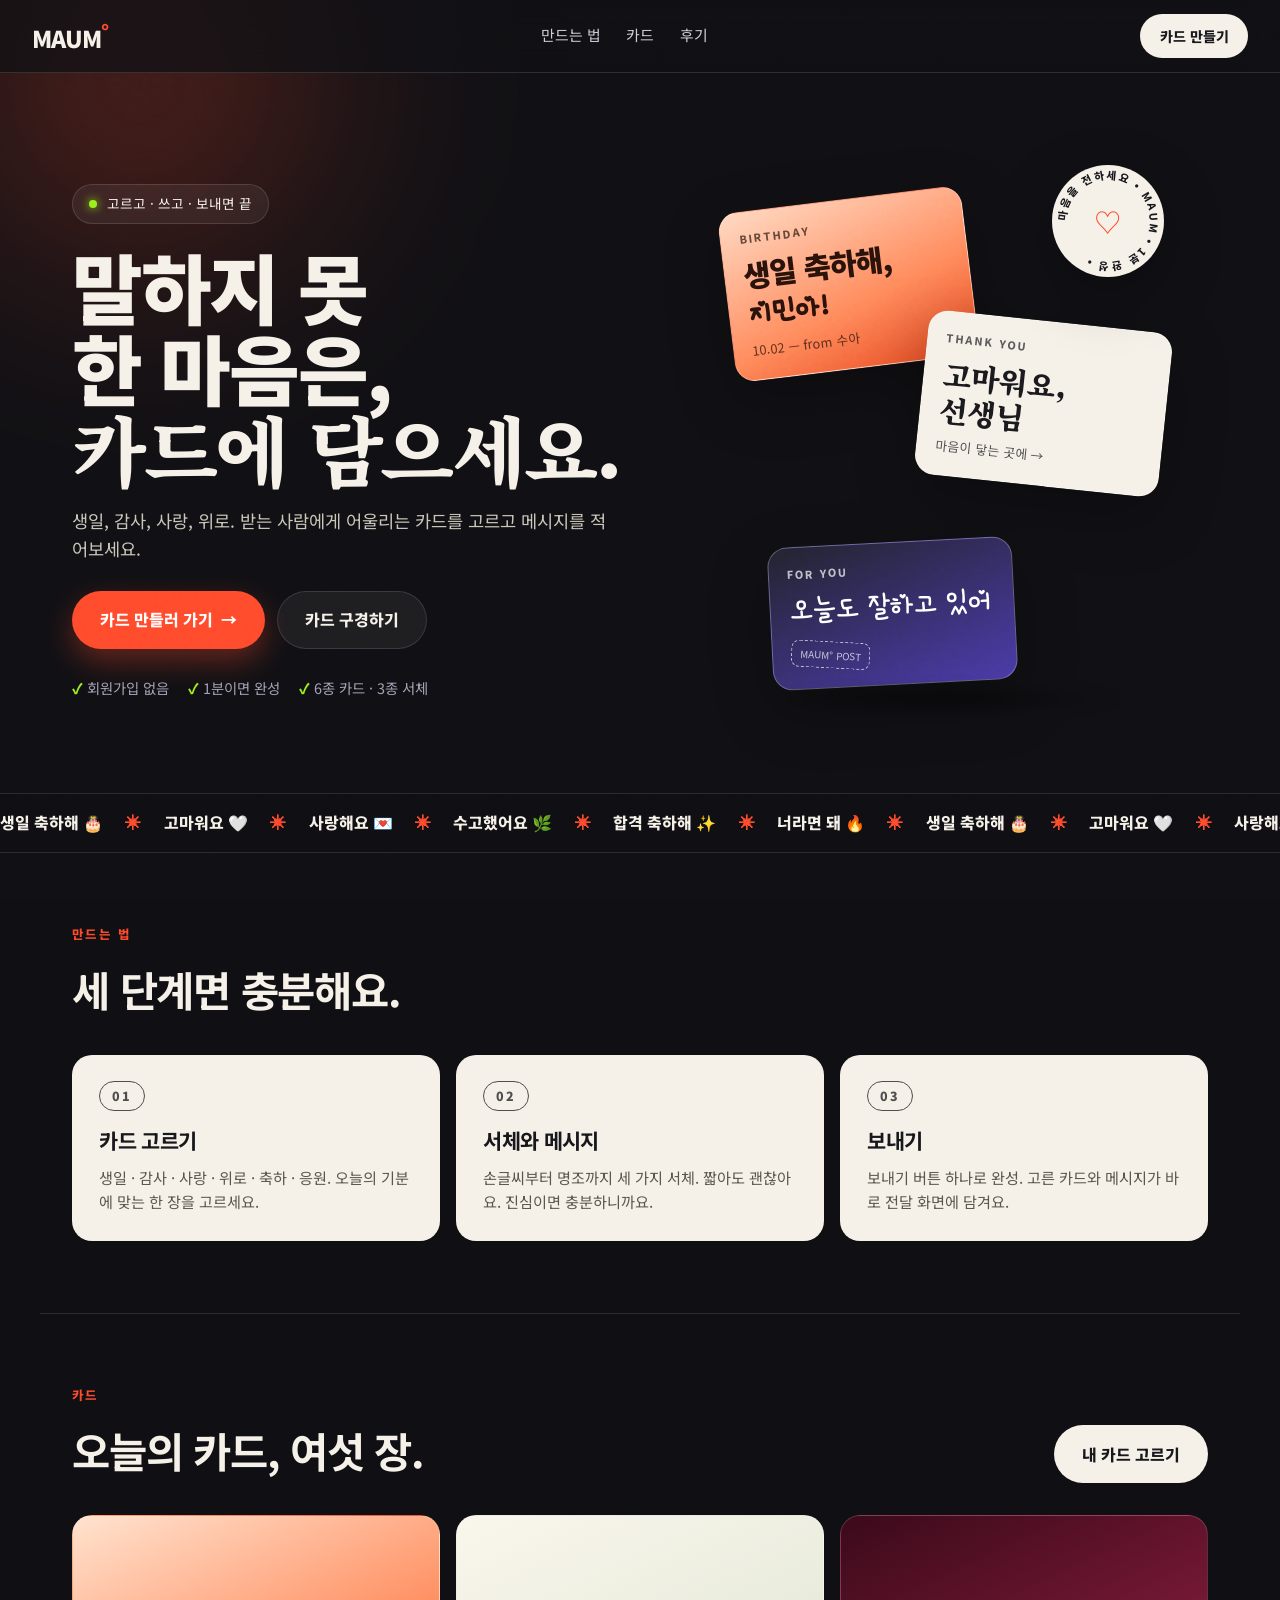
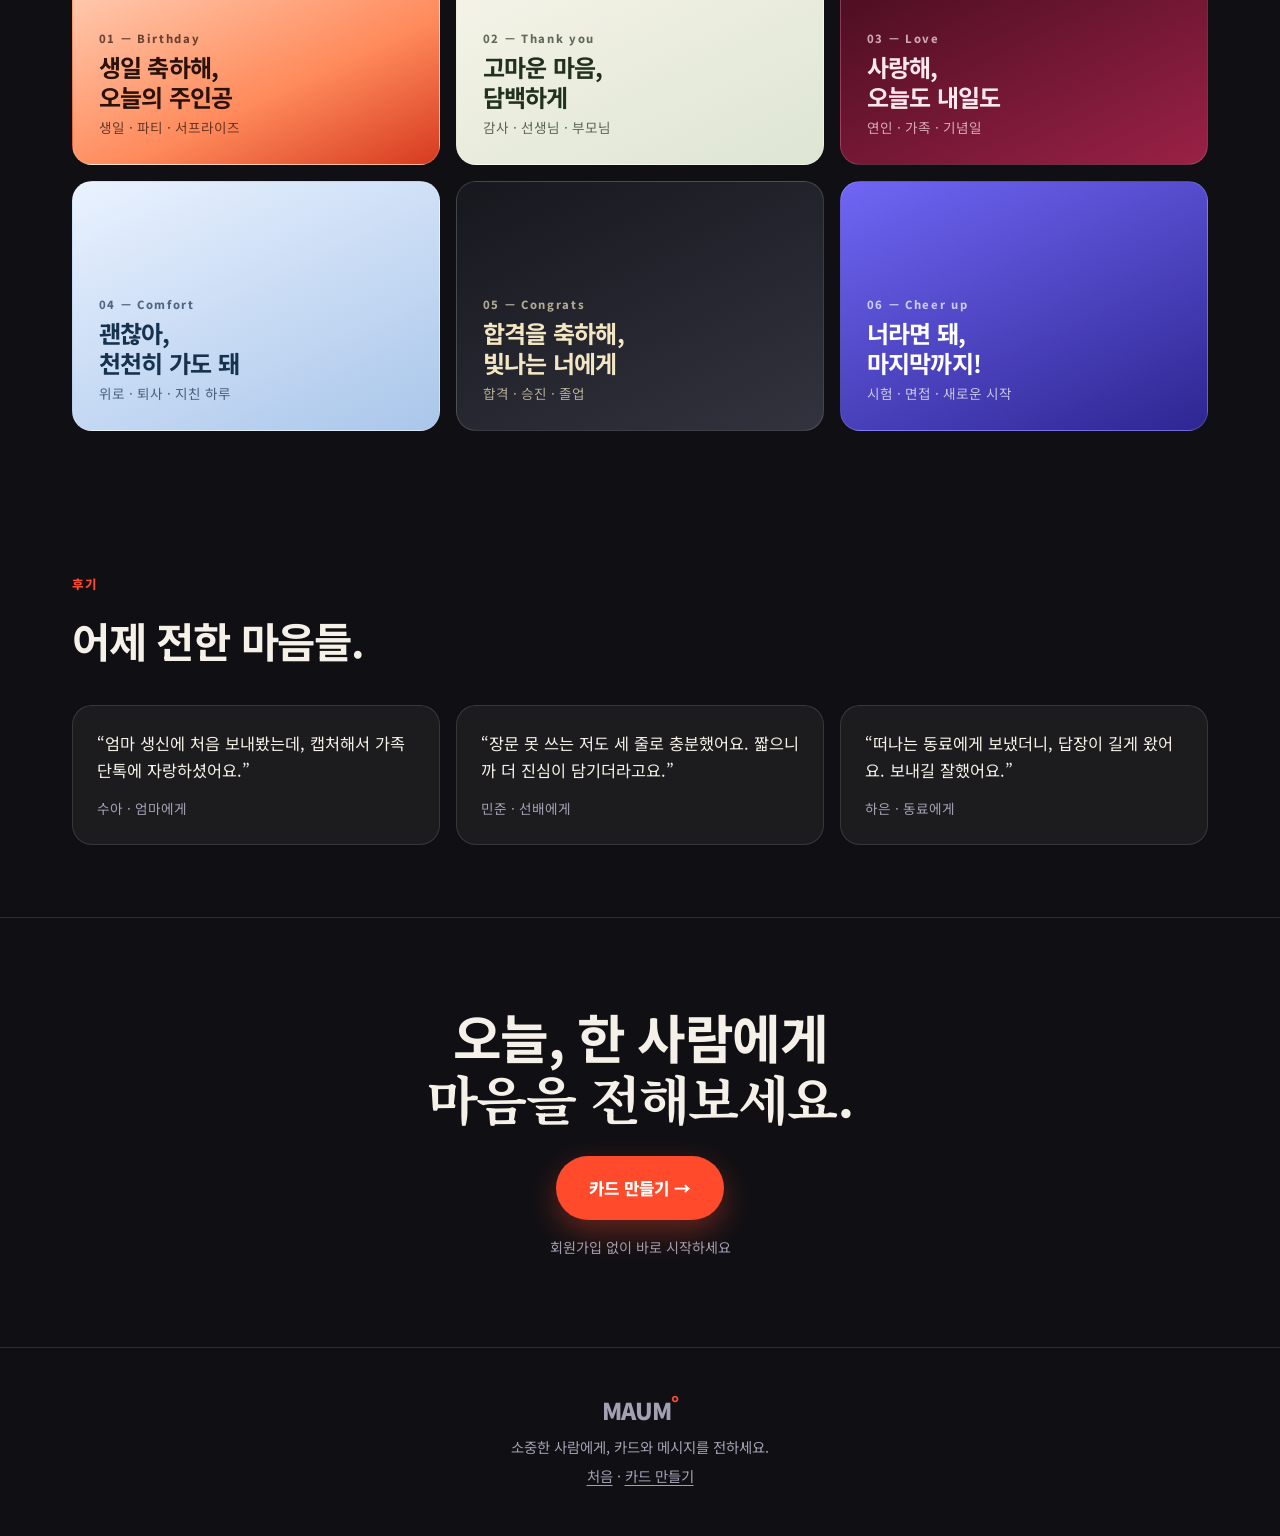
<file: index.html>
<!DOCTYPE html>
<html lang="ko">

<head>
    <meta charset="UTF-8">
    <meta name="viewport" content="width=device-width, initial-scale=1.0">
    <title>MAUM — 마음을, 카드에 담다</title>
    <meta name="description" content="소중한 사람에게 카드와 메시지를 전하세요">
    <link rel="stylesheet" href="style.css?v=20261002c">
</head>

<body class="page-intro">
    <a class="skip" href="#main">본문 바로가기</a>
    <div class="grain" aria-hidden="true"></div>
    <div class="glow" aria-hidden="true"></div>

    <header class="nav">
        <a class="logo" href="index.html">MAUM<sup>°</sup></a>
        <nav class="nav-links" aria-label="메뉴">
            <a href="#how">만드는 법</a>
            <a href="#collection">카드</a>
            <a href="#voices">후기</a>
        </nav>
        <a class="btn btn-light btn-sm" href="create.html">카드 만들기</a>
    </header>

    <main id="main">
        <section class="hero">
            <div class="hero-text">
                <p class="badge"><span class="dot" aria-hidden="true"></span>고르고 · 쓰고 · 보내면 끝</p>
                <h1 class="hero-title">
                    말하지 못한 마음은,<br>
                    <span class="serif">카드에 담으세요.</span>
                </h1>
                <p class="hero-sub">생일, 감사, 사랑, 위로. 받는 사람에게 어울리는 카드를 고르고 메시지를 적어보세요.</p>
                <div class="hero-actions">
                    <a class="btn btn-coral" href="create.html">카드 만들러 가기 <span aria-hidden="true">→</span></a>
                    <a class="btn btn-ghost" href="#collection">카드 구경하기</a>
                </div>
                <ul class="tick-row">
                    <li>회원가입 없음</li>
                    <li>1분이면 완성</li>
                    <li>6종 카드 · 3종 서체</li>
                </ul>
            </div>

            <div class="hero-visual" aria-hidden="true">
                <div class="float-wrap">
                    <article class="mini-card mc-1">
                        <p class="mc-tag">BIRTHDAY</p>
                        <p class="mc-big">생일 축하해,<br><em>지민아!</em></p>
                        <p class="mc-foot">10.02 — from 수아</p>
                    </article>
                    <article class="mini-card mc-2">
                        <p class="mc-tag">THANK YOU</p>
                        <p class="mc-big serif">고마워요,<br>선생님</p>
                        <p class="mc-foot">마음이 닿는 곳에 →</p>
                    </article>
                    <article class="mini-card mc-3">
                        <p class="mc-tag">FOR YOU</p>
                        <p class="mc-big hand">오늘도 잘하고 있어</p>
                        <p class="mc-stamp">MAUM° POST</p>
                    </article>
                    <div class="orbit-badge" aria-hidden="true">
                        <svg viewBox="0 0 120 120">
                            <defs>
                                <path id="orbit-circle" d="M60,60 m-45,0 a45,45 0 1,1 90,0 a45,45 0 1,1 -90,0" />
                            </defs>
                            <text>
                                <textPath href="#orbit-circle">마음을 전하세요 • MAUM • 1분 완성 • </textPath>
                            </text>
                        </svg>
                        <span class="orbit-heart">♡</span>
                    </div>
                </div>
            </div>
        </section>

        <div class="marquee" aria-hidden="true">
            <div class="marquee-track">
                <span>생일 축하해 🎂</span><i>✳</i><span>고마워요 🤍</span><i>✳</i><span>사랑해요 💌</span><i>✳</i><span>수고했어요
                    🌿</span><i>✳</i><span>합격 축하해 ✨</span><i>✳</i><span>너라면 돼 🔥</span><i>✳</i>
                <span>생일 축하해 🎂</span><i>✳</i><span>고마워요 🤍</span><i>✳</i><span>사랑해요 💌</span><i>✳</i><span>수고했어요
                    🌿</span><i>✳</i><span>합격 축하해 ✨</span><i>✳</i><span>너라면 돼 🔥</span><i>✳</i>
            </div>
        </div>

        <section id="how" class="section">
            <p class="sec-kicker">만드는 법</p>
            <h2>세 단계면 충분해요.</h2>
            <ol class="how-grid">
                <li class="how-card">
                    <span class="how-num">01</span>
                    <h3>카드 고르기</h3>
                    <p>생일 · 감사 · 사랑 · 위로 · 축하 · 응원. 오늘의 기분에 맞는 한 장을 고르세요.</p>
                </li>
                <li class="how-card">
                    <span class="how-num">02</span>
                    <h3>서체와 메시지</h3>
                    <p>손글씨부터 명조까지 세 가지 서체. 짧아도 괜찮아요. 진심이면 충분하니까요.</p>
                </li>
                <li class="how-card">
                    <span class="how-num">03</span>
                    <h3>보내기</h3>
                    <p>보내기 버튼 하나로 완성. 고른 카드와 메시지가 바로 전달 화면에 담겨요.</p>
                </li>
            </ol>
        </section>

        <section id="collection" class="section collection">
            <div class="split">
                <div>
                    <p class="sec-kicker">카드</p>
                    <h2>오늘의 카드, 여섯 장.</h2>
                </div>
                <a class="btn btn-light" href="create.html">내 카드 고르기</a>
            </div>
            <div class="coll-grid">
                <a class="coll-card c-birthday" href="create.html">
                    <p class="c-tag">01 — Birthday</p>
                    <h3>생일 축하해,<br>오늘의 주인공</h3>
                    <p class="c-sub">생일 · 파티 · 서프라이즈</p>
                </a>
                <a class="coll-card c-thanks" href="create.html">
                    <p class="c-tag">02 — Thank you</p>
                    <h3>고마운 마음,<br>담백하게</h3>
                    <p class="c-sub">감사 · 선생님 · 부모님</p>
                </a>
                <a class="coll-card c-love" href="create.html">
                    <p class="c-tag">03 — Love</p>
                    <h3>사랑해,<br>오늘도 내일도</h3>
                    <p class="c-sub">연인 · 가족 · 기념일</p>
                </a>
                <a class="coll-card c-comfort" href="create.html">
                    <p class="c-tag">04 — Comfort</p>
                    <h3>괜찮아,<br>천천히 가도 돼</h3>
                    <p class="c-sub">위로 · 퇴사 · 지친 하루</p>
                </a>
                <a class="coll-card c-congrats" href="create.html">
                    <p class="c-tag">05 — Congrats</p>
                    <h3>합격을 축하해,<br>빛나는 너에게</h3>
                    <p class="c-sub">합격 · 승진 · 졸업</p>
                </a>
                <a class="coll-card c-cheer" href="create.html">
                    <p class="c-tag">06 — Cheer up</p>
                    <h3>너라면 돼,<br>마지막까지!</h3>
                    <p class="c-sub">시험 · 면접 · 새로운 시작</p>
                </a>
            </div>
        </section>

        <section id="voices" class="section">
            <p class="sec-kicker">후기</p>
            <h2>어제 전한 마음들.</h2>
            <div class="voices-grid">
                <figure class="voice">
                    <blockquote>“엄마 생신에 처음 보내봤는데, 캡처해서 가족 단톡에 자랑하셨어요.”</blockquote>
                    <figcaption>수아 · 엄마에게</figcaption>
                </figure>
                <figure class="voice">
                    <blockquote>“장문 못 쓰는 저도 세 줄로 충분했어요. 짧으니까 더 진심이 담기더라고요.”</blockquote>
                    <figcaption>민준 · 선배에게</figcaption>
                </figure>
                <figure class="voice">
                    <blockquote>“떠나는 동료에게 보냈더니, 답장이 길게 왔어요. 보내길 잘했어요.”</blockquote>
                    <figcaption>하은 · 동료에게</figcaption>
                </figure>
            </div>
        </section>

        <section class="cta">
            <h2>오늘, 한 사람에게<br><span class="serif">마음을 전해보세요.</span></h2>
            <a class="btn btn-coral btn-lg" href="create.html">카드 만들기 →</a>
            <p class="cta-small">회원가입 없이 바로 시작하세요</p>
        </section>
    </main>

    <footer class="footer">
        <p class="logo">MAUM<sup>°</sup></p>
        <p>소중한 사람에게, 카드와 메시지를 전하세요.</p>
        <p class="foot-nav"><a href="index.html">처음</a> · <a href="create.html">카드 만들기</a></p>
    </footer>

</body>

</html>
</file>
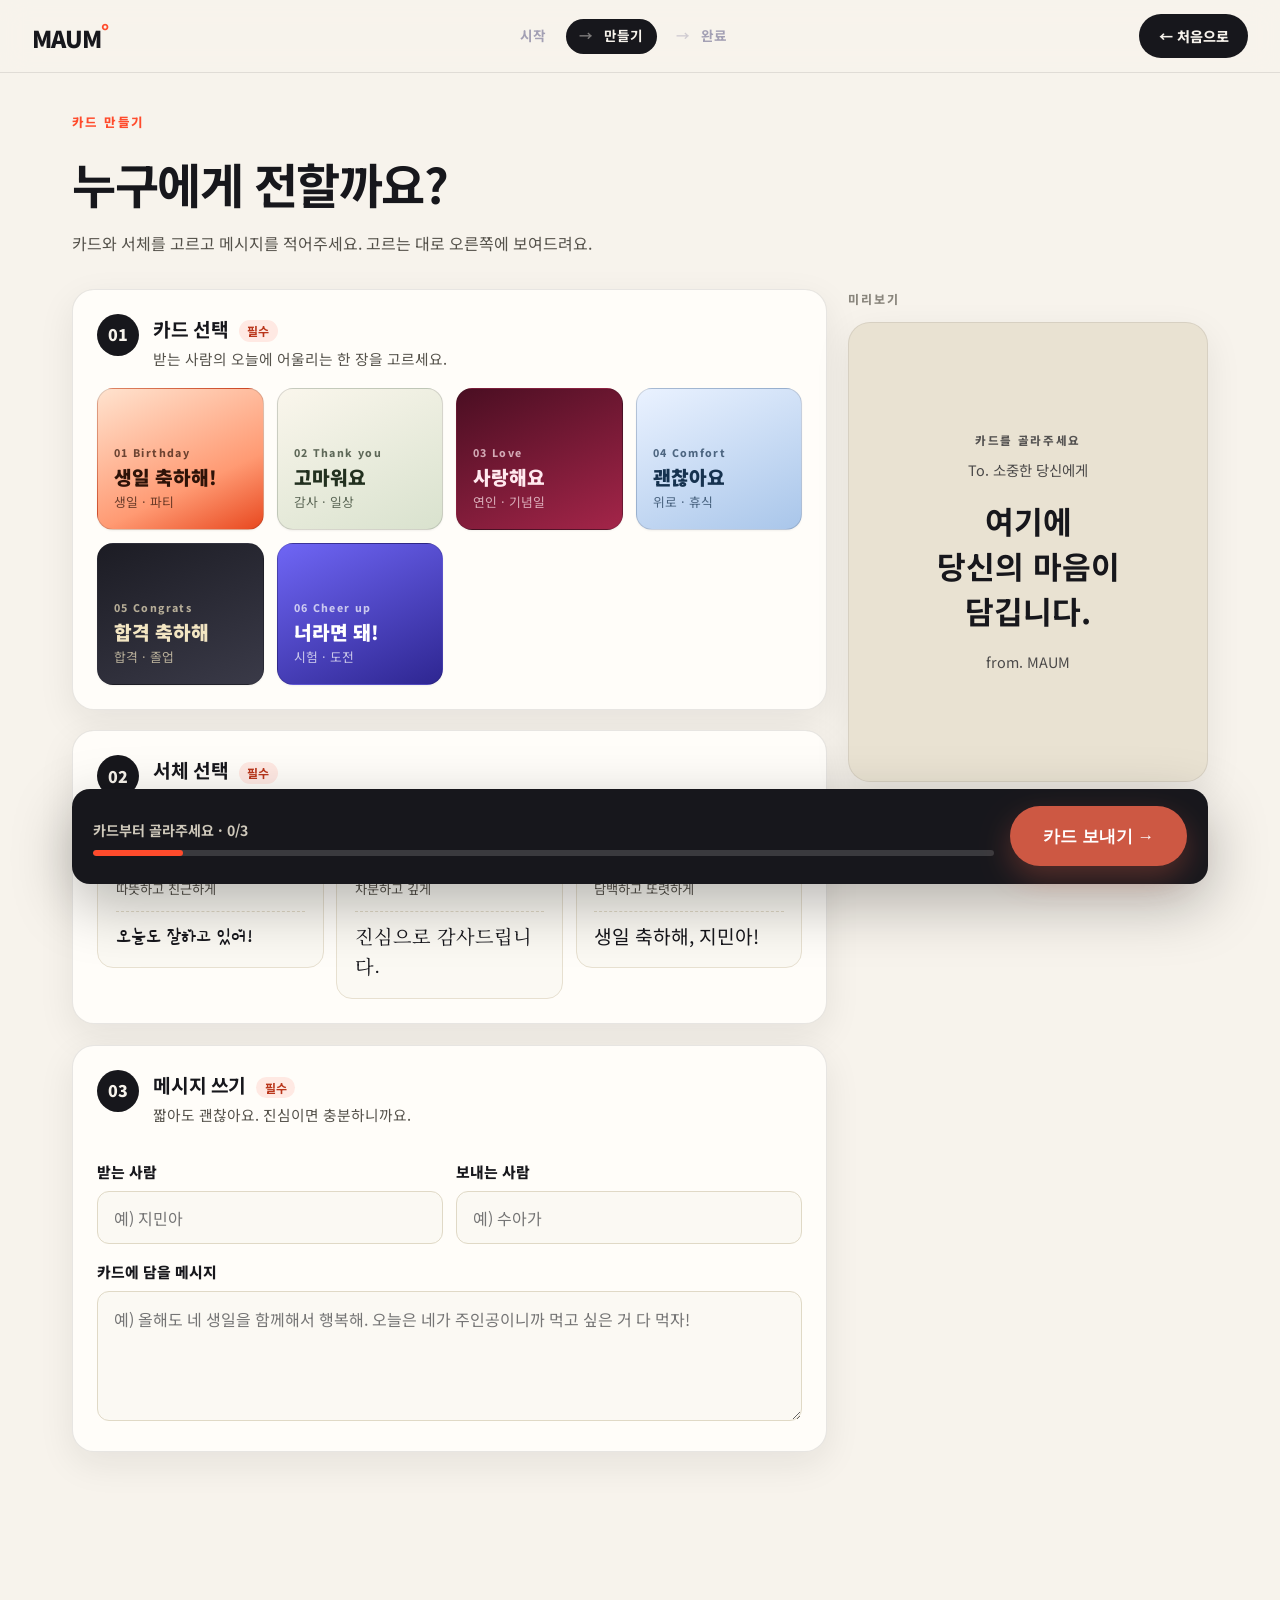
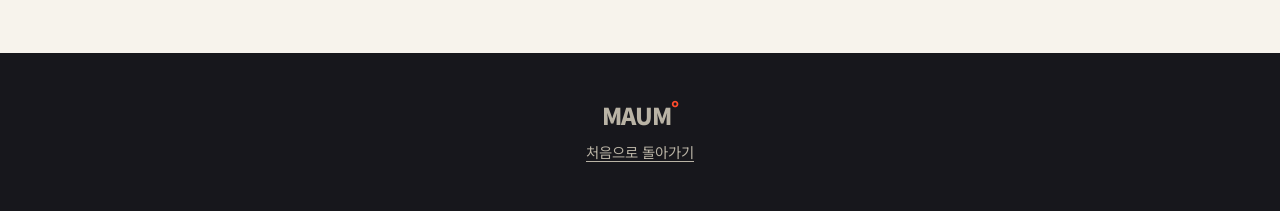
<file: create.html>
<!DOCTYPE html>
<html lang="ko">

<head>
  <meta charset="UTF-8">
  <meta name="viewport" content="width=device-width, initial-scale=1.0">
  <title>MAUM — 카드 만들기</title>
  <meta name="description" content="카드와 서체를 고르고 메시지를 적어보세요">
  <link rel="stylesheet" href="style.css?v=20261002c">
</head>

<body class="page-create">
  <a class="skip" href="#main">본문 바로가기</a>

  <header class="nav nav-light">
    <a class="logo" href="index.html">MAUM<sup>°</sup></a>
    <ol class="steps" aria-label="진행 단계">
      <li><a href="index.html">시작</a></li>
      <li class="now" aria-current="step">만들기</li>
      <li>완료</li>
    </ol>
    <a class="btn btn-dark btn-sm" href="index.html">← 처음으로</a>
  </header>

  <main id="main" class="create-wrap">
    <p class="sec-kicker">카드 만들기</p>
    <h1>누구에게 전할까요?</h1>
    <p class="create-sub">카드와 서체를 고르고 메시지를 적어주세요. 고르는 대로 오른쪽에 보여드려요.</p>

    <form class="create-grid" action="success.html" method="get">
      <div class="editor">

        <fieldset class="panel">
          <legend class="sr-only">카드 선택. 필수 항목입니다.</legend>
          <div class="panel-head" aria-hidden="true">
            <span class="panel-num">01</span>
            <span class="panel-text"><strong>카드 선택 <em>필수</em></strong><span>받는 사람의 오늘에 어울리는 한 장을 고르세요.</span></span>
          </div>
          <div class="card-options">
            <div class="opt">
              <input type="radio" id="card-1" name="card" value="birthday" required>
              <label for="card-1" class="pick pick-birthday"><span class="pick-tag">01 Birthday</span><span
                  class="pick-big">생일 축하해!</span><span class="pick-sub">생일 · 파티</span><span class="pick-check"
                  aria-hidden="true">✓</span></label>
            </div>
            <div class="opt">
              <input type="radio" id="card-2" name="card" value="thanks">
              <label for="card-2" class="pick pick-thanks"><span class="pick-tag">02 Thank you</span><span
                  class="pick-big">고마워요</span><span class="pick-sub">감사 · 일상</span><span class="pick-check"
                  aria-hidden="true">✓</span></label>
            </div>
            <div class="opt">
              <input type="radio" id="card-3" name="card" value="love">
              <label for="card-3" class="pick pick-love"><span class="pick-tag">03 Love</span><span
                  class="pick-big">사랑해요</span><span class="pick-sub">연인 · 기념일</span><span class="pick-check"
                  aria-hidden="true">✓</span></label>
            </div>
            <div class="opt">
              <input type="radio" id="card-4" name="card" value="comfort">
              <label for="card-4" class="pick pick-comfort"><span class="pick-tag">04 Comfort</span><span
                  class="pick-big">괜찮아요</span><span class="pick-sub">위로 · 휴식</span><span class="pick-check"
                  aria-hidden="true">✓</span></label>
            </div>
            <div class="opt">
              <input type="radio" id="card-5" name="card" value="congrats">
              <label for="card-5" class="pick pick-congrats"><span class="pick-tag">05 Congrats</span><span
                  class="pick-big">합격 축하해</span><span class="pick-sub">합격 · 졸업</span><span class="pick-check"
                  aria-hidden="true">✓</span></label>
            </div>
            <div class="opt">
              <input type="radio" id="card-6" name="card" value="cheer">
              <label for="card-6" class="pick pick-cheer"><span class="pick-tag">06 Cheer up</span><span
                  class="pick-big">너라면 돼!</span><span class="pick-sub">시험 · 도전</span><span class="pick-check"
                  aria-hidden="true">✓</span></label>
            </div>
          </div>
        </fieldset>

        <fieldset class="panel">
          <legend class="sr-only">서체 선택. 필수 항목입니다.</legend>
          <div class="panel-head" aria-hidden="true">
            <span class="panel-num">02</span>
            <span class="panel-text"><strong>서체 선택 <em>필수</em></strong><span>글씨체가 마음의 온도를 바꿔요.</span></span>
          </div>
          <div class="font-options">
            <div class="opt">
              <input type="radio" id="font-1" name="font" value="hand" required>
              <label for="font-1" class="fpick"><span class="fpick-name hand">손글씨 <i>Aa</i></span><span
                  class="fpick-desc">따뜻하고 친근하게</span><span class="fpick-ex hand">오늘도 잘하고 있어!</span></label>
            </div>
            <div class="opt">
              <input type="radio" id="font-2" name="font" value="serif">
              <label for="font-2" class="fpick"><span class="fpick-name serif">명조 <i>Aa</i></span><span
                  class="fpick-desc">차분하고 깊게</span><span class="fpick-ex serif">진심으로 감사드립니다.</span></label>
            </div>
            <div class="opt">
              <input type="radio" id="font-3" name="font" value="sans">
              <label for="font-3" class="fpick"><span class="fpick-name">고딕 <i>Aa</i></span><span
                  class="fpick-desc">담백하고 또렷하게</span><span class="fpick-ex">생일 축하해, 지민아!</span></label>
            </div>
          </div>
        </fieldset>

        <section class="panel" aria-labelledby="t-msg">
          <div class="panel-head">
            <span class="panel-num" aria-hidden="true">03</span>
            <div class="panel-text">
              <h2 id="t-msg">메시지 쓰기 <em>필수</em></h2>
              <p>짧아도 괜찮아요. 진심이면 충분하니까요.</p>
            </div>
          </div>
          <div class="field-row">
            <label class="field">받는 사람<input type="text" name="to" placeholder="예) 지민아" maxlength="20"
                autocomplete="off" enterkeyhint="next" required></label>
            <label class="field">보내는 사람<input type="text" name="from" placeholder="예) 수아가" maxlength="20"
                autocomplete="off" enterkeyhint="next" required></label>
          </div>
          <label class="field">카드에 담을 메시지
            <textarea name="message" placeholder="예) 올해도 네 생일을 함께해서 행복해. 오늘은 네가 주인공이니까 먹고 싶은 거 다 먹자!" required
              minlength="2" maxlength="300" rows="5"></textarea>
          </label>
        </section>

      </div>

      <aside class="preview" aria-label="미리보기">
        <div class="preview-sticky">
          <p class="preview-kicker">미리보기</p>
          <div class="preview-card">
            <p class="pv-tag" aria-hidden="true"></p>
            <p class="pv-to">To. 소중한 당신에게</p>
            <p class="pv-msg">여기에<br>당신의 마음이<br>담깁니다.</p>
            <p class="pv-from">from. MAUM</p>
          </div>
          <ul class="preview-tips">
            <li>카드를 고르면 배경이 바뀌어요</li>
            <li>서체를 고르면 글씨가 바뀌어요</li>
          </ul>
        </div>
      </aside>

      <div class="send-bar">
        <div class="progress" aria-hidden="true">
          <p class="progress-label"></p>
          <div class="progress-track"><span class="progress-fill"></span></div>
        </div>
        <button class="btn btn-coral btn-lg send-btn" type="submit">카드 보내기 →</button>
      </div>
    </form>
  </main>

  <footer class="footer light">
    <p class="logo">MAUM<sup>°</sup></p>
    <p><a href="index.html">처음으로 돌아가기</a></p>
  </footer>

</body>

</html>
</file>
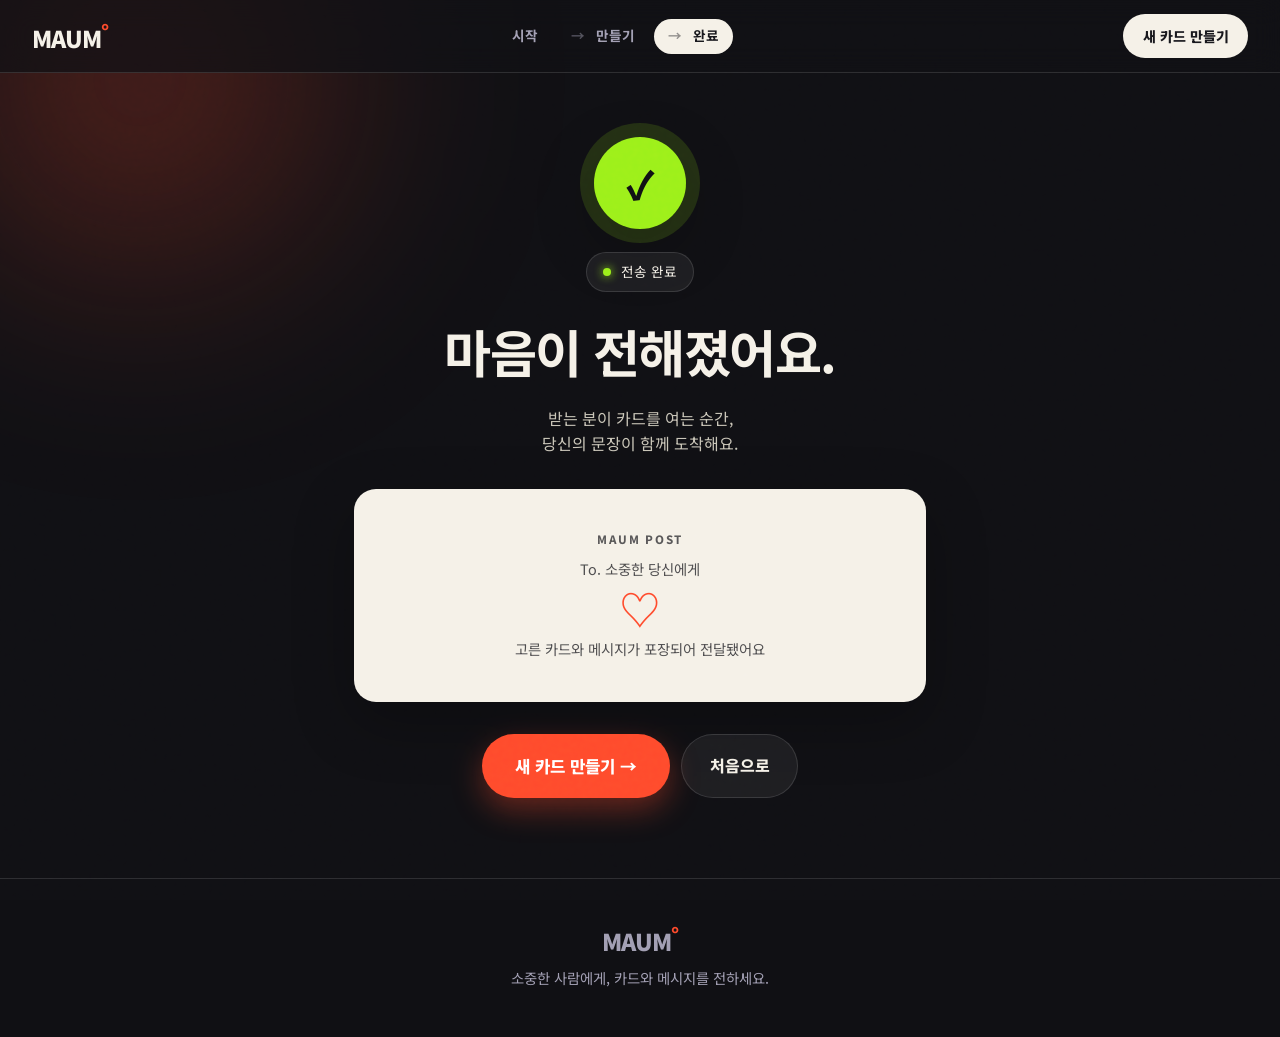
<file: success.html>
<!DOCTYPE html>
<html lang="ko">

<head>
  <meta charset="UTF-8">
  <meta name="viewport" content="width=device-width, initial-scale=1.0">
  <title>MAUM — 카드가 전해졌어요</title>
  <meta name="description" content="카드가 성공적으로 전송되었습니다">
  <link rel="stylesheet" href="style.css?v=20261002c">
</head>

<body class="page-success">
  <a class="skip" href="#main">본문 바로가기</a>
  <div class="grain" aria-hidden="true"></div>
  <div class="glow" aria-hidden="true"></div>
  <div class="confetti" aria-hidden="true">
    <i></i><i></i><i></i><i></i><i></i><i></i><i></i><i></i><i></i><i></i><i></i><i></i>
  </div>

  <header class="nav">
    <a class="logo" href="index.html">MAUM<sup>°</sup></a>
    <ol class="steps" aria-label="진행 단계">
      <li><a href="index.html">시작</a></li>
      <li><a href="create.html">만들기</a></li>
      <li class="now" aria-current="step">완료</li>
    </ol>
    <a class="btn btn-light btn-sm" href="create.html">새 카드 만들기</a>
  </header>

  <main id="main" class="success-wrap">
    <div class="check-ring" aria-hidden="true"><span class="check">✓</span></div>
    <p class="badge"><span class="dot" aria-hidden="true"></span>전송 완료</p>
    <h1>마음이 전해졌어요.</h1>
    <p class="success-sub">받는 분이 카드를 여는 순간,<br>당신의 문장이 함께 도착해요.</p>

    <div class="delivered">
      <p class="pv-tag pv-tag-dark" aria-hidden="true"></p>
      <p class="pv-to">To. 소중한 당신에게</p>
      <p class="delivered-mark serif">♡</p>
      <p class="pv-from">고른 카드와 메시지가 포장되어 전달됐어요</p>
    </div>

    <div class="success-actions">
      <a class="btn btn-coral btn-lg" href="create.html">새 카드 만들기 →</a>
      <a class="btn btn-ghost" href="index.html">처음으로</a>
    </div>
  </main>

  <footer class="footer">
    <p class="logo">MAUM<sup>°</sup></p>
    <p>소중한 사람에게, 카드와 메시지를 전하세요.</p>
  </footer>

</body>

</html>
</file>
<file: style.css>
@import url('https://fonts.googleapis.com/css2?family=Noto+Sans+KR:wght@400;500;700;900&family=Noto+Serif+KR:wght@600;900&family=Single+Day&display=swap');

@layer tokens, base, components, pages;

/* ---------- tokens ---------- */
@layer tokens {
  :root {
    --bg: #101014;
    --paper: #f7f3ec;
    --card: #fffdf9;
    --ink: #17171c;
    --ink-soft: #55524b;
    --cream: #f5f1e8;
    --muted: #a3a0b4;
    --line: rgb(255 255 255 / .12);
    --line-soft: rgb(23 23 28 / .1);
    --accent: #ff4b2c;
    --radius: 20px;
    --shadow: 0 20px 60px rgb(0 0 0 / .28);
    --shadow-soft: 0 12px 36px rgb(23 23 28 / .08);
    --sans: "Noto Sans KR", -apple-system, "Apple SD Gothic Neo", "Malgun Gothic", sans-serif;
    --serif: "Noto Serif KR", serif;
    --hand: "Single Day", cursive;
  }
}

/* ---------- base ---------- */
@layer base {

  *,
  *::before,
  *::after {
    box-sizing: border-box;
    margin: 0;
    padding: 0;
  }

  html {
    scroll-behavior: smooth;
  }

  body {
    font-family: var(--sans);
    line-height: 1.6;
    -webkit-font-smoothing: antialiased;
    overflow-x: hidden;
    overflow-x: clip;
  }

  .page-intro,
  .page-success {
    background: var(--bg);
    color: var(--cream);
    color-scheme: dark;
  }

  .page-create {
    background: var(--paper);
    color: var(--ink);
    color-scheme: light;
  }

  a {
    color: inherit;
    text-decoration: none;
  }

  h1,
  h2,
  h3 {
    text-wrap: balance;
    letter-spacing: -.03em;
  }

  p,
  blockquote {
    text-wrap: pretty;
  }

  section[id] {
    scroll-margin-top: 84px;
  }

  ::selection {
    background: var(--accent);
    color: #fff;
  }

  :focus-visible {
    outline: 2px solid var(--accent);
    outline-offset: 3px;
    border-radius: 6px;
  }

  .serif {
    font-family: var(--serif);
  }

  .hand {
    font-family: var(--hand);
  }

  .skip {
    position: fixed;
    inset-block-start: -60px;
    inset-inline-start: 16px;
    z-index: 100;
    background: var(--ink);
    color: #fff;
    padding: .6rem 1rem;
    border-radius: 999px;
    transition: inset-block-start .2s;
  }

  .skip:focus {
    inset-block-start: 12px;
    color: #fff;
  }

  .sr-only {
    position: absolute;
    inline-size: 1px;
    block-size: 1px;
    margin: -1px;
    padding: 0;
    border: 0;
    clip-path: inset(50%);
    overflow: hidden;
    white-space: nowrap;
  }

  .grain {
    position: fixed;
    inset: 0;
    z-index: 60;
    pointer-events: none;
    opacity: .08;
    mix-blend-mode: overlay;
    background-image: url("data:image/svg+xml,%3Csvg viewBox='0 0 200 200' xmlns='http://www.w3.org/2000/svg'%3E%3Cfilter id='n'%3E%3CfeTurbulence type='fractalNoise' baseFrequency='0.9' stitchTiles='stitch'/%3E%3C/filter%3E%3Crect width='100%25' height='100%25' filter='url(%23n)'/%3E%3C/svg%3E");
  }

  .glow {
    position: fixed;
    inset-block-start: -200px;
    inset-inline-start: -140px;
    inline-size: 560px;
    block-size: 560px;
    border-radius: 50%;
    background: radial-gradient(circle, rgb(255 75 44 / .35), transparent 70%);
    filter: blur(100px);
    pointer-events: none;
    z-index: 0;
    animation: breathe 9s ease-in-out infinite;
  }
}

/* ---------- components ---------- */
@layer components {
  .btn {
    display: inline-flex;
    align-items: center;
    justify-content: center;
    gap: .5rem;
    font-weight: 800;
    border-radius: 999px;
    border: 1px solid transparent;
    padding: .95rem 1.7rem;
    font-size: 1rem;
    cursor: pointer;
    transition: transform .25s ease, background-color .25s ease, color .25s ease, border-color .25s ease, box-shadow .25s ease, filter .25s ease;
    white-space: nowrap;
  }

  .btn-sm {
    padding: .6rem 1.15rem;
    font-size: .88rem;
  }

  .btn-lg {
    padding: 1.1rem 2rem;
    font-size: 1.05rem;
  }

  .btn-coral {
    background: var(--accent);
    color: #fff;
    box-shadow: 0 12px 30px rgb(255 75 44 / .35);
    position: relative;
    overflow: hidden;
    isolation: isolate;
  }

  .btn-coral::after {
    content: "";
    position: absolute;
    inset-block: 0;
    inset-inline-start: 0;
    inline-size: 56px;
    background: linear-gradient(100deg, transparent, rgb(255 255 255 / .55), transparent);
    transform: translateX(-90px) skewX(-18deg);
    animation: shine 3.6s ease infinite;
  }

  .btn-coral:hover {
    background: #fff;
    color: var(--ink);
    transform: translateY(-2px);
  }

  .btn-light {
    background: var(--cream);
    color: var(--ink);
  }

  .btn-light:hover {
    background: #fff;
    transform: translateY(-2px);
  }

  .btn-dark {
    background: var(--ink);
    color: var(--paper);
  }

  .btn-dark:hover {
    transform: translateY(-1px);
  }

  .btn-ghost {
    border-color: var(--line);
    background: rgb(255 255 255 / .06);
    color: var(--cream);
  }

  .btn-ghost:hover {
    background: rgb(255 255 255 / .12);
  }

  /* smooth hover everywhere */
  a,
  button,
  label,
  input,
  textarea,
  select {
    transition: color .25s ease, background-color .25s ease, border-color .25s ease, box-shadow .25s ease, transform .25s ease, background-size .3s ease, opacity .25s ease, filter .25s ease;
  }

  .logo {
    display: inline-block;
  }

  .logo:hover {
    transform: translateY(-1px);
    opacity: .85;
  }

  .nav-links a {
    background-image: linear-gradient(currentColor, currentColor);
    background-size: 0% 1.5px;
    background-repeat: no-repeat;
    background-position: left bottom;
    padding-block-end: 2px;
  }

  .nav-links a:hover {
    color: #fff;
    background-size: 100% 1.5px;
  }

  .steps a:hover {
    text-decoration: underline;
    text-underline-offset: 3px;
  }

  .footer a:hover {
    color: var(--cream);
  }

  .badge {
    display: inline-flex;
    align-items: center;
    gap: .6rem;
    border: 1px solid var(--line);
    border-radius: 999px;
    padding: .5rem 1rem;
    font-size: .85rem;
    background: rgb(255 255 255 / .06);
  }

  .badge .dot {
    inline-size: 8px;
    block-size: 8px;
    border-radius: 50%;
    background: #9df01a;
    box-shadow: 0 0 10px #9df01a;
  }

  .nav {
    position: sticky;
    inset-block-start: 0;
    z-index: 50;
    display: flex;
    align-items: center;
    justify-content: space-between;
    gap: 1rem;
    padding: .9rem 2rem;
    background: rgb(16 16 20 / .75);
    backdrop-filter: blur(14px);
    border-block-end: 1px solid var(--line);
  }

  .nav-light {
    background: rgb(247 243 236 / .88);
    border-block-end: 1px solid var(--line-soft);
  }

  .logo {
    font-weight: 900;
    font-size: 1.45rem;
    letter-spacing: -.04em;
  }

  .logo sup {
    color: var(--accent);
  }

  .nav-links {
    display: flex;
    gap: 1.6rem;
    font-size: .93rem;
    color: #cfcbd8;
  }

  .nav-links a:hover {
    color: #fff;
  }

  .steps {
    display: flex;
    align-items: center;
    gap: .35rem;
    list-style: none;
    font-size: .85rem;
    font-weight: 700;
    color: var(--muted);
  }

  .steps li {
    display: flex;
    align-items: center;
    gap: .35rem;
    padding: .4rem .85rem;
    border-radius: 999px;
  }

  .steps li+li::before {
    content: "→";
    opacity: .45;
    margin-inline-end: .35rem;
  }

  .steps .now {
    background: var(--ink);
    color: var(--paper);
  }

  .page-success .steps .now,
  .page-intro .steps .now {
    background: var(--cream);
    color: var(--ink);
  }

  .sec-kicker {
    font-size: .78rem;
    letter-spacing: .2em;
    font-weight: 800;
    color: var(--accent);
    margin-block-end: .7rem;
  }

  .section {
    max-width: 1200px;
    margin-inline: auto;
    padding: 4.5rem 2rem;
  }

  .section h2 {
    font-size: clamp(1.8rem, 3.4vw, 2.6rem);
  }

  .split {
    display: flex;
    align-items: end;
    justify-content: space-between;
    gap: 1.2rem;
    flex-wrap: wrap;
  }

  .footer {
    display: flex;
    flex-direction: column;
    align-items: center;
    gap: .4rem;
    text-align: center;
    padding: 2.5rem 1.5rem 3rem;
    border-block-start: 1px solid var(--line);
    color: var(--muted);
    font-size: .9rem;
  }

  .footer.light {
    background: var(--ink);
    color: #b9b3a5;
    border-block-start: none;
  }

  .footer a {
    text-decoration: underline;
    text-underline-offset: 3px;
  }
}

/* ---------- intro ---------- */
@layer pages {
  .hero {
    position: relative;
    z-index: 1;
    display: grid;
    grid-template-columns: 1.05fr .95fr;
    gap: 2rem;
    align-items: center;
    max-width: 1200px;
    margin-inline: auto;
    padding: 4rem 2rem 3rem;
    min-block-size: 80vh;
  }

  .hero-title {
    font-size: clamp(2.7rem, 6vw, 4.8rem);
    line-height: 1.06;
    font-weight: 900;
    margin: 1.3rem 0 1.1rem;
  }

  .hero-title .serif {
    color: var(--cream);
  }

  .hero-sub {
    color: #c9c5b8;
    font-size: 1.1rem;
    max-inline-size: 34rem;
  }

  .hero-actions {
    display: flex;
    gap: .7rem;
    flex-wrap: wrap;
    margin-block: 1.7rem;
  }

  .tick-row {
    display: flex;
    gap: 1.2rem;
    flex-wrap: wrap;
    list-style: none;
    font-size: .9rem;
    color: var(--muted);
  }

  .tick-row li::before {
    content: "✓ ";
    color: #9df01a;
    font-weight: 900;
  }

  .hero-text>* {
    animation: rise .8s cubic-bezier(.2, .7, .2, 1) backwards;
  }

  .hero-text> :nth-child(2) {
    animation-delay: .08s;
  }

  .hero-text> :nth-child(3) {
    animation-delay: .16s;
  }

  .hero-text> :nth-child(4) {
    animation-delay: .24s;
  }

  .hero-text> :nth-child(5) {
    animation-delay: .32s;
  }

  .hero-visual {
    animation: fade-in 1.1s .3s backwards;
  }

  .orbit-badge {
    position: absolute;
    inset-block-start: -26px;
    inset-inline-end: 2px;
    z-index: 5;
    inline-size: 112px;
    block-size: 112px;
    border-radius: 50%;
    background: var(--cream);
    color: var(--ink);
    display: flex;
    align-items: center;
    justify-content: center;
    box-shadow: var(--shadow);
  }

  .orbit-badge svg {
    position: absolute;
    inset: 0;
    inline-size: 100%;
    block-size: 100%;
    animation: spin-slow 12s linear infinite;
  }

  .orbit-badge text {
    font-size: 11.5px;
    letter-spacing: 2px;
    font-weight: 800;
    fill: currentColor;
    font-family: var(--sans);
  }

  .orbit-heart {
    font-size: 1.7rem;
    color: var(--accent);
    line-height: 1;
  }

  .float-wrap {
    position: relative;
    inline-size: min(440px, 100%);
    block-size: 500px;
    margin-inline: auto;
  }

  .float-wrap::after {
    content: "";
    position: absolute;
    inset-inline: 10%;
    inset-block-end: -22px;
    block-size: 28px;
    background: radial-gradient(ellipse, rgb(0 0 0 / .5), transparent 70%);
    filter: blur(6px);
  }

  .mini-card {
    position: absolute;
    inline-size: 245px;
    border-radius: 20px;
    padding: 1.15rem;
    border: 1px solid rgb(255 255 255 / .25);
    box-shadow: var(--shadow);
  }

  .mc-tag {
    font-size: .68rem;
    letter-spacing: .18em;
    font-weight: 800;
    opacity: .7;
  }

  .mc-big {
    font-weight: 900;
    line-height: 1.2;
    margin-block: .55rem;
    font-size: 1.85rem;
    letter-spacing: -.02em;
  }

  .mc-foot {
    font-size: .8rem;
    opacity: .75;
  }

  .mc-1 {
    inset-block-start: 8px;
    inset-inline-start: 0;
    background: linear-gradient(160deg, #ffd9c2, #ff8a5b 60%, #e8481f);
    color: #2a120a;
    transform: rotate(-7deg);
    animation: float-a 5.5s ease-in-out infinite;
  }

  .mc-1 em {
    font-family: var(--hand);
    font-style: normal;
  }

  .mc-2 {
    inset-block-start: 130px;
    inset-inline-end: 0;
    background: var(--cream);
    color: #1a1a1e;
    transform: rotate(6deg);
    animation: float-b 6.5s ease-in-out infinite;
  }

  .mc-2 .mc-big {
    font-family: var(--serif);
  }

  .mc-3 {
    inset-block-end: 6px;
    inset-inline-start: 44px;
    background: linear-gradient(160deg, #23232e, #4a3aa8);
    color: #fff;
    transform: rotate(-3deg);
    animation: float-a 7s ease-in-out infinite;
  }

  .mc-3 .mc-big {
    font-family: var(--hand);
    font-weight: 400;
  }

  .mc-stamp {
    display: inline-block;
    margin-block-start: .4rem;
    font-size: .62rem;
    border: 1.5px dashed currentColor;
    opacity: .7;
    border-radius: 8px;
    padding: .3rem .5rem;
    transform: rotate(6deg);
  }

  .marquee {
    border-block: 1px solid var(--line);
    overflow: hidden;
    background: #0e0e13;
    padding: 1rem 0;
  }

  .marquee-track {
    display: flex;
    gap: 1.4rem;
    white-space: nowrap;
    inline-size: max-content;
    animation: marq 24s linear infinite;
    font-weight: 800;
  }

  .marquee:hover .marquee-track {
    animation-play-state: paused;
  }

  .marquee-track i {
    color: var(--accent);
    font-style: normal;
  }

  .how-grid {
    list-style: none;
    display: grid;
    grid-template-columns: repeat(auto-fit, minmax(240px, 1fr));
    gap: 1rem;
    margin-block-start: 2rem;
  }

  .how-card {
    background: var(--cream);
    color: var(--ink);
    border-radius: var(--radius);
    padding: 1.7rem;
    transition: transform .25s ease, box-shadow .25s ease;
  }

  .how-card:hover {
    transform: translateY(-6px);
    box-shadow: var(--shadow-soft);
  }

  .how-num {
    font-size: .78rem;
    font-weight: 900;
    letter-spacing: .16em;
    border: 1px solid currentColor;
    border-radius: 999px;
    padding: .3rem .75rem;
    opacity: .75;
  }

  .how-card h3 {
    font-size: 1.3rem;
    margin: 1rem 0 .5rem;
  }

  .how-card p {
    color: #5b574f;
    font-size: .95rem;
  }

  .collection {
    border-block-start: 1px solid var(--line);
  }

  .coll-grid {
    display: grid;
    grid-template-columns: repeat(auto-fit, minmax(280px, 1fr));
    gap: 1rem;
    margin-block-start: 2rem;
  }

  .coll-card {
    border-radius: var(--radius);
    padding: 1.6rem;
    min-block-size: 250px;
    display: flex;
    flex-direction: column;
    justify-content: end;
    gap: .25rem;
    border: 1px solid rgb(255 255 255 / .14);
    transition: transform .25s ease, box-shadow .25s ease, border-color .25s ease;
  }

  .coll-card:hover {
    transform: translateY(-5px);
    border-color: rgb(255 255 255 / .32);
    box-shadow: var(--shadow);
  }

  .coll-card h3 {
    font-size: 1.5rem;
    line-height: 1.28;
  }

  .c-tag {
    font-size: .7rem;
    letter-spacing: .15em;
    font-weight: 800;
    opacity: .7;
  }

  .c-sub {
    font-size: .85rem;
    opacity: .7;
  }

  .c-birthday {
    background: linear-gradient(155deg, #ffe3cf, #ff8a5b 65%, #d63a1f);
    color: #2a120a;
  }

  .c-thanks {
    background: linear-gradient(155deg, #faf6ec, #dde5d3);
    color: #22301f;
  }

  .c-love {
    background: linear-gradient(155deg, #3b0a1a, #9a2146);
    color: #ffe9ee;
  }

  .c-comfort {
    background: linear-gradient(155deg, #eaf2ff, #a9c6ea);
    color: #16324f;
  }

  .c-congrats {
    background: linear-gradient(155deg, #17171e, #33333f);
    color: #f3e6c3;
  }

  .c-cheer {
    background: linear-gradient(155deg, #6f66f5, #2e2691);
    color: #fff;
  }

  .voices-grid {
    display: grid;
    grid-template-columns: repeat(auto-fit, minmax(260px, 1fr));
    gap: 1rem;
    margin-block-start: 2rem;
  }

  .voice {
    background: rgb(255 255 255 / .05);
    border: 1px solid var(--line);
    border-radius: var(--radius);
    padding: 1.5rem;
    transition: transform .25s ease, border-color .25s ease, background-color .25s ease;
  }

  .voice:hover {
    transform: translateY(-4px);
    border-color: rgb(255 255 255 / .3);
    background: rgb(255 255 255 / .08);
  }

  .voice blockquote {
    font-size: 1.02rem;
    line-height: 1.65;
  }

  .voice figcaption {
    margin-block-start: .9rem;
    font-size: .85rem;
    color: var(--muted);
  }

  .cta {
    text-align: center;
    padding: 5.5rem 1.5rem;
    border-block-start: 1px solid var(--line);
  }

  .cta h2 {
    font-size: clamp(2rem, 5vw, 3.3rem);
    line-height: 1.15;
    margin-block-end: 1.8rem;
  }

  .cta-small {
    margin-block-start: 1rem;
    color: var(--muted);
    font-size: .88rem;
  }

  /* ---------- create ---------- */
  .create-wrap {
    max-width: 1200px;
    margin-inline: auto;
    padding: 2.5rem 2rem 4rem;
    position: relative;
    z-index: 1;
  }

  .create-wrap h1 {
    font-size: clamp(1.9rem, 4.2vw, 3rem);
  }

  .create-sub {
    color: var(--ink-soft);
    margin-block: .6rem 0;
    max-inline-size: 40rem;
  }

  .create-grid {
    display: grid;
    gap: 1.3rem;
    align-items: start;
    margin-block-start: 2rem;
    grid-template-columns: minmax(0, 1fr) 360px;
    grid-template-areas: "editor preview" "send send";
  }

  .editor {
    grid-area: editor;
    min-inline-size: 0;
  }

  .preview {
    grid-area: preview;
    min-inline-size: 0;
  }

  .send-bar {
    grid-area: send;
  }

  .panel {
    background: var(--card);
    border: 1px solid var(--line-soft);
    border-radius: 22px;
    padding: 1.5rem;
    margin-block-end: 1.3rem;
    box-shadow: var(--shadow-soft);
  }

  fieldset.panel {
    border: 1px solid var(--line-soft);
    min-inline-size: 0;
  }

  .panel-head {
    display: flex;
    gap: .9rem;
    align-items: start;
    inline-size: 100%;
    margin-block-end: 1.1rem;
  }

  .panel-num {
    flex: 0 0 42px;
    inline-size: 42px;
    block-size: 42px;
    border-radius: 50%;
    background: var(--ink);
    color: var(--paper);
    display: flex;
    align-items: center;
    justify-content: center;
    font-weight: 900;
  }

  .panel-text {
    display: flex;
    flex-direction: column;
    gap: .15rem;
    font-size: .92rem;
    color: var(--ink-soft);
  }

  .panel-text strong,
  .panel-head h2 {
    font-size: 1.2rem;
    letter-spacing: -.02em;
    color: var(--ink);
  }

  .panel-text em,
  .panel-head em {
    font-style: normal;
    font-size: .75rem;
    background: #ffe9e3;
    color: #b9351a;
    border-radius: 999px;
    padding: .15rem .55rem;
    margin-inline-start: .35rem;
    vertical-align: middle;
  }

  .opt input {
    position: absolute;
    opacity: 0;
    pointer-events: none;
  }

  .card-options {
    display: grid;
    grid-template-columns: repeat(auto-fit, minmax(150px, 1fr));
    gap: .8rem;
  }

  .opt {
    position: relative;
  }

  .pick {
    position: relative;
    display: flex;
    flex-direction: column;
    justify-content: end;
    gap: .2rem;
    border-radius: 16px;
    padding: 1rem;
    min-block-size: 142px;
    cursor: pointer;
    border: 1.5px solid rgb(23 23 28 / .14);
    box-shadow: 0 1px 2px rgb(23 23 28 / .05);
    transition: transform .2s ease, box-shadow .25s ease, border-color .2s ease;
  }

  .pick:hover {
    transform: translateY(-2px);
    border-color: rgb(23 23 28 / .42);
    box-shadow: 0 10px 24px rgb(23 23 28 / .12);
  }

  .pick-tag {
    font-size: .66rem;
    letter-spacing: .13em;
    font-weight: 800;
    opacity: .7;
  }

  .pick-big {
    font-size: 1.2rem;
    font-weight: 900;
    line-height: 1.25;
  }

  .pick-sub {
    font-size: .8rem;
    opacity: .7;
  }

  .pick-check {
    position: absolute;
    inset-block-start: 10px;
    inset-inline-end: 10px;
    inline-size: 26px;
    block-size: 26px;
    border-radius: 50%;
    background: var(--ink);
    color: #fff;
    font-size: .85rem;
    font-weight: 900;
    display: flex;
    align-items: center;
    justify-content: center;
    box-shadow: 0 2px 8px rgb(0 0 0 / .25);
    opacity: 0;
    transform: scale(.7);
    transition: opacity .2s ease, transform .2s ease;
  }

  .opt input:checked+.pick {
    border-color: var(--ink);
    transform: translateY(-2px);
    box-shadow: 0 0 0 3px var(--card), 0 0 0 4.5px var(--ink), 0 14px 28px rgb(23 23 28 / .14);
  }

  .opt input:checked+.pick .pick-check {
    opacity: 1;
    transform: scale(1);
  }

  .opt input:focus-visible+ :is(.pick, .fpick) {
    outline: 2px solid var(--accent);
    outline-offset: 3px;
  }

  .pick-birthday {
    background: linear-gradient(155deg, #ffe3cf, #ff9a73 65%, #e8481f);
    color: #2e1308;
  }

  .pick-thanks {
    background: linear-gradient(155deg, #faf6ec, #d9e2ce);
    color: #22301f;
  }

  .pick-love {
    background: linear-gradient(155deg, #4a0e22, #a42549);
    color: #ffe9ee;
  }

  .pick-comfort {
    background: linear-gradient(155deg, #eaf2ff, #a9c6ea);
    color: #16324f;
  }

  .pick-congrats {
    background: linear-gradient(155deg, #1c1c24, #3a3a48);
    color: #f3e6c3;
  }

  .pick-cheer {
    background: linear-gradient(155deg, #6f66f5, #2e2691);
    color: #fff;
  }

  .font-options {
    display: grid;
    grid-template-columns: repeat(auto-fit, minmax(180px, 1fr));
    gap: .8rem;
  }

  .fpick {
    display: flex;
    flex-direction: column;
    gap: .25rem;
    background: #fbf9f3;
    border: 1.5px solid #e7e0d0;
    border-radius: 16px;
    padding: 1rem 1.1rem;
    cursor: pointer;
    transition: border-color .2s ease, background-color .2s ease, transform .2s ease, box-shadow .25s ease;
  }

  .fpick:hover {
    border-color: rgb(23 23 28 / .42);
    transform: translateY(-2px);
    box-shadow: 0 10px 24px rgb(23 23 28 / .10);
  }

  .opt input:checked+.fpick {
    border-color: var(--ink);
    background: #fff;
    box-shadow: 0 0 0 3px var(--card), 0 0 0 4.5px var(--ink), 0 12px 26px rgb(23 23 28 / .10);
  }

  .fpick-name {
    font-size: 1.05rem;
    font-weight: 800;
    display: flex;
    justify-content: space-between;
    align-items: center;
  }

  .fpick-name i {
    font-style: normal;
    font-size: .75rem;
    background: var(--ink);
    color: #fff;
    border-radius: 8px;
    padding: .15rem .5rem;
    font-family: var(--sans);
  }

  .fpick-desc {
    font-size: .83rem;
    color: var(--ink-soft);
  }

  .fpick-ex {
    margin-block-start: .5rem;
    font-size: 1.2rem;
    border-block-start: 1px dashed #e0d9c6;
    padding-block-start: .55rem;
  }

  .field {
    display: block;
    font-weight: 800;
    font-size: .93rem;
    margin-block-start: 1rem;
  }

  .field :is(input, textarea) {
    inline-size: 100%;
    margin-block-start: .45rem;
    border: 1.5px solid #e0d9c6;
    background: #fbf9f3;
    border-radius: 12px;
    padding: .85rem 1rem;
    font-family: inherit;
    font-size: 1rem;
    color: var(--ink);
    transition: border-color .18s, background .18s, box-shadow .18s;
  }

  .field textarea {
    field-sizing: content;
    min-block-size: 130px;
    max-block-size: 320px;
    line-height: 1.7;
    resize: vertical;
  }

  .field :is(input, textarea):focus {
    outline: none;
    border-color: var(--ink);
    background: #fff;
    box-shadow: 0 0 0 4px rgb(23 23 28 / .08);
  }

  .field :is(input, textarea):user-valid {
    border-color: #2e7d46;
  }

  .field-row {
    display: grid;
    grid-template-columns: 1fr 1fr;
    gap: .8rem;
  }

  .preview-sticky {
    position: sticky;
    inset-block-start: 84px;
    display: flex;
    flex-direction: column;
    gap: .9rem;
  }

  .preview-kicker {
    font-size: .75rem;
    letter-spacing: .18em;
    font-weight: 800;
    color: #8a867d;
  }

  .preview-card {
    position: relative;
    border-radius: 22px;
    padding: 1.7rem;
    min-block-size: 460px;
    display: flex;
    flex-direction: column;
    justify-content: center;
    gap: .55rem;
    text-align: center;
    background: #e9e2d2;
    color: var(--ink);
    border: 1px solid rgb(0 0 0 / .08);
    box-shadow: var(--shadow-soft);
    transition: background .35s, color .35s;
  }

  .pv-tag {
    font-size: 0;
  }

  .pv-tag::after {
    content: "카드를 골라주세요";
    font-size: .72rem;
    letter-spacing: .14em;
    font-weight: 800;
    opacity: .7;
  }

  .delivered .pv-tag::after {
    content: "MAUM POST";
  }

  .pv-to,
  .pv-from {
    font-size: .9rem;
    opacity: .75;
  }

  .pv-msg {
    font-size: 1.95rem;
    line-height: 1.45;
    font-weight: 700;
    margin-block: .5rem;
  }

  .create-grid:has(#card-1:checked) .preview-card {
    background: linear-gradient(155deg, #ffe3cf, #ff8a5b 65%, #d63a1f);
    color: #2e1308;
  }

  .create-grid:has(#card-1:checked) .pv-tag::after {
    content: "01 — Birthday";
  }

  .create-grid:has(#card-2:checked) .preview-card {
    background: linear-gradient(155deg, #faf6ec, #dde5d3 70%, #b9c7a8);
    color: #22301f;
  }

  .create-grid:has(#card-2:checked) .pv-tag::after {
    content: "02 — Thank you";
  }

  .create-grid:has(#card-3:checked) .preview-card {
    background: linear-gradient(155deg, #3b0a1a, #9a2146);
    color: #ffe9ee;
  }

  .create-grid:has(#card-3:checked) .pv-tag::after {
    content: "03 — Love";
  }

  .create-grid:has(#card-4:checked) .preview-card {
    background: linear-gradient(155deg, #eaf2ff, #bfd6f5 60%, #7aa5d6);
    color: #16324f;
  }

  .create-grid:has(#card-4:checked) .pv-tag::after {
    content: "04 — Comfort";
  }

  .create-grid:has(#card-5:checked) .preview-card {
    background: linear-gradient(155deg, #17171e, #33333f);
    color: #f3e6c3;
  }

  .create-grid:has(#card-5:checked) .pv-tag::after {
    content: "05 — Congrats";
  }

  .create-grid:has(#card-6:checked) .preview-card {
    background: linear-gradient(155deg, #6f66f5, #2e2691);
    color: #fff;
  }

  .create-grid:has(#card-6:checked) .pv-tag::after {
    content: "06 — Cheer up";
  }

  .create-grid:has(#font-1:checked) .pv-msg {
    font-family: var(--hand);
    font-weight: 400;
    font-size: 2.3rem;
  }

  .create-grid:has(#font-2:checked) .pv-msg {
    font-family: var(--serif);
    font-weight: 700;
  }

  .create-grid:has(#font-3:checked) .pv-msg {
    font-family: var(--sans);
    font-weight: 900;
  }

  .preview-tips {
    list-style: none;
    background: var(--card);
    border: 1px solid var(--line-soft);
    border-radius: 14px;
    padding: .9rem 1.1rem;
    font-size: .86rem;
    color: var(--ink-soft);
    display: flex;
    flex-direction: column;
    gap: .2rem;
  }

  .preview-tips li::before {
    content: "· ";
    font-weight: 900;
  }

  .send-bar {
    display: flex;
    align-items: center;
    justify-content: space-between;
    gap: 1rem;
    flex-wrap: wrap;
    background: var(--ink);
    color: var(--paper);
    border-radius: 18px;
    padding: 1.1rem 1.3rem;
    position: sticky;
    inset-block-end: 1rem;
    box-shadow: var(--shadow);
  }

  .progress {
    flex: 1 1 220px;
    min-inline-size: 0;
  }

  .progress-label::after {
    content: "카드부터 골라주세요 · 0/3";
    font-size: .88rem;
    color: #cfc9bb;
    font-weight: 700;
  }

  .progress-track {
    margin-block-start: .5rem;
    block-size: 6px;
    border-radius: 999px;
    background: rgb(255 255 255 / .15);
    overflow: hidden;
  }

  .progress-fill {
    display: block;
    block-size: 100%;
    inline-size: 10%;
    border-radius: inherit;
    background: var(--accent);
    transition: inline-size .3s;
  }

  .send-btn {
    filter: saturate(.65);
  }

  .create-grid:has([name="card"]:checked) .progress-fill {
    inline-size: 36%;
  }

  .create-grid:has([name="card"]:checked) .progress-label::after {
    content: "서체를 골라주세요 · 1/3";
  }

  .create-grid:has([name="font"]:checked) .progress-fill {
    inline-size: 36%;
  }

  .create-grid:has([name="font"]:checked) .progress-label::after {
    content: "카드를 골라주세요 · 1/3";
  }

  .create-grid:has(textarea:valid) .progress-fill {
    inline-size: 36%;
  }

  .create-grid:has(textarea:valid) .progress-label::after {
    content: "카드와 서체를 골라주세요 · 1/3";
  }

  .create-grid:has([name="card"]:checked):has([name="font"]:checked) .progress-fill {
    inline-size: 68%;
  }

  .create-grid:has([name="card"]:checked):has([name="font"]:checked) .progress-label::after {
    content: "마지막 메시지만 남았어요 · 2/3";
  }

  .create-grid:has([name="card"]:checked):has(textarea:valid) .progress-fill {
    inline-size: 68%;
  }

  .create-grid:has([name="card"]:checked):has(textarea:valid) .progress-label::after {
    content: "서체만 고르면 돼요 · 2/3";
  }

  .create-grid:has([name="font"]:checked):has(textarea:valid) .progress-fill {
    inline-size: 68%;
  }

  .create-grid:has([name="font"]:checked):has(textarea:valid) .progress-label::after {
    content: "카드만 고르면 돼요 · 2/3";
  }

  .create-grid:has([name="card"]:checked):has([name="font"]:checked):has(textarea:valid):not(:has([name="to"]:valid):has([name="from"]:valid)) .progress-label::after {
    content: "받는·보내는 사람을 적어주세요 · 2/3";
  }

  .create-grid:has([name="card"]:checked):has([name="font"]:checked):has(textarea:valid):has([name="to"]:valid):has([name="from"]:valid) .progress-fill {
    inline-size: 100%;
    background: #9df01a;
  }

  .create-grid:has([name="card"]:checked):has([name="font"]:checked):has(textarea:valid):has([name="to"]:valid):has([name="from"]:valid) .progress-label::after {
    content: "전송할 준비가 됐어요 · 3/3";
    color: #fff;
  }

  .create-grid:has([name="card"]:checked):has([name="font"]:checked):has(textarea:valid):has([name="to"]:valid):has([name="from"]:valid) .send-btn {
    filter: none;
  }

  /* ---------- success ---------- */
  .success-wrap {
    position: relative;
    z-index: 1;
    max-width: 620px;
    margin-inline: auto;
    text-align: center;
    padding: 4rem 1.5rem 5rem;
  }

  .check-ring {
    inline-size: 92px;
    block-size: 92px;
    margin: 0 auto 1.4rem;
    border-radius: 50%;
    background: #9df01a;
    display: flex;
    align-items: center;
    justify-content: center;
    box-shadow: 0 0 0 14px rgb(157 240 26 / .14), var(--shadow);
  }

  .check {
    font-size: 2.4rem;
    font-weight: 900;
    color: #101014;
  }

  .success-wrap h1 {
    font-size: clamp(2.1rem, 5.4vw, 3.2rem);
    margin: 1.2rem 0 .8rem;
  }

  .success-sub {
    color: #c9c5b8;
  }

  .delivered {
    margin: 2rem 0;
    background: var(--cream);
    color: var(--ink);
    border-radius: 22px;
    padding: 2.6rem 1.5rem;
    text-align: center;
    box-shadow: var(--shadow);
    display: flex;
    flex-direction: column;
    gap: .5rem;
    align-items: center;
  }

  .delivered-mark {
    font-size: 2.6rem;
    color: var(--accent);
    line-height: 1;
  }

  .success-actions {
    display: flex;
    gap: .7rem;
    justify-content: center;
    flex-wrap: wrap;
  }

  .confetti {
    position: fixed;
    inset: 0;
    pointer-events: none;
    z-index: 5;
    overflow: hidden;
  }

  .confetti i {
    position: absolute;
    inset-block-start: -20px;
    inline-size: 9px;
    block-size: 14px;
    border-radius: 3px;
    animation: fall 4s linear infinite;
  }

  .confetti i:nth-child(odd) {
    background: var(--accent);
  }

  .confetti i:nth-child(even) {
    background: var(--cream);
  }

  .confetti i:nth-child(3n) {
    background: #9df01a;
  }

  .confetti i:nth-child(1) {
    inset-inline-start: 8%;
  }

  .confetti i:nth-child(2) {
    inset-inline-start: 18%;
    animation-delay: .5s;
  }

  .confetti i:nth-child(3) {
    inset-inline-start: 28%;
    animation-delay: 1s;
  }

  .confetti i:nth-child(4) {
    inset-inline-start: 38%;
    animation-delay: .2s;
  }

  .confetti i:nth-child(5) {
    inset-inline-start: 48%;
    animation-delay: 1.5s;
  }

  .confetti i:nth-child(6) {
    inset-inline-start: 58%;
    animation-delay: .8s;
  }

  .confetti i:nth-child(7) {
    inset-inline-start: 68%;
    animation-delay: 1.8s;
  }

  .confetti i:nth-child(8) {
    inset-inline-start: 78%;
    animation-delay: .4s;
  }

  .confetti i:nth-child(9) {
    inset-inline-start: 88%;
    animation-delay: 1.2s;
  }

  .confetti i:nth-child(10) {
    inset-inline-start: 36%;
    animation-delay: 2.2s;
  }

  .confetti i:nth-child(11) {
    inset-inline-start: 62%;
    animation-delay: 2.5s;
  }

  .confetti i:nth-child(12) {
    inset-inline-start: 22%;
    animation-delay: 2.8s;
  }
}

/* ---------- keyframes (unlayered: always resolvable) ---------- */
@keyframes float-a {
  50% {
    translate: 0 -16px;
  }
}

@keyframes float-b {
  50% {
    translate: 0 16px;
  }
}

@keyframes marq {
  to {
    transform: translateX(-50%);
  }
}

@keyframes fall {
  to {
    transform: translateY(110vh) rotate(480deg);
  }
}

@keyframes rise {
  from {
    opacity: 0;
    transform: translateY(26px);
  }
}

@keyframes fade-in {
  from {
    opacity: 0;
  }
}

@keyframes spin-slow {
  to {
    transform: rotate(360deg);
  }
}

@keyframes shine {
  0% {
    transform: translateX(-90px) skewX(-18deg);
  }

  55%,
  100% {
    transform: translateX(110vw) skewX(-18deg);
  }
}

@keyframes breathe {
  50% {
    opacity: .85;
    scale: 1.12;
  }
}

@keyframes reveal {
  from {
    opacity: 0;
    transform: translateY(28px) scale(.98);
  }
}

/* ---------- responsive ---------- */
@layer pages {
  @media (max-width: 1024px) {
    .hero {
      grid-template-columns: 1fr;
      min-block-size: auto;
    }

    .float-wrap {
      block-size: 430px;
      inline-size: min(400px, 100%);
    }

    .create-grid {
      grid-template-columns: 1fr;
      grid-template-areas: "editor" "preview" "send";
    }

    .preview-sticky {
      position: static;
    }

    .preview-card {
      min-block-size: 340px;
    }
  }

  @media (max-width: 640px) {
    .nav {
      padding: .85rem 1rem;
    }

    .nav-links {
      display: none;
    }

    .steps {
      font-size: .75rem;
    }

    .hero,
    .section {
      padding-inline: 1.1rem;
    }

    .hero {
      padding-block: 2.2rem;
    }

    .section {
      padding-block: 3rem;
    }

    .float-wrap {
      block-size: 390px;
    }

    .mini-card {
      inline-size: 205px;
    }

    .mc-big {
      font-size: 1.5rem;
    }

    .field-row {
      grid-template-columns: 1fr;
    }

    .create-wrap {
      padding: 1.8rem 1rem 3rem;
    }

    .panel {
      padding: 1.15rem;
    }

    .send-bar {
      position: static;
    }

    .send-btn {
      inline-size: 100%;
    }

    .hero-actions .btn {
      flex: 1;
      justify-content: center;
    }

    .orbit-badge {
      inline-size: 86px;
      block-size: 86px;
      inset-block-start: -18px;
    }

    .orbit-heart {
      font-size: 1.3rem;
    }
  }

  @media (prefers-reduced-motion: reduce) {

    *,
    *::before,
    *::after {
      animation: none !important;
      transition: none !important;
    }

    html {
      scroll-behavior: auto;
    }
  }
}

/* ---------- scroll-linked reveals (progressive enhancement) ---------- */
@layer pages {
  @supports (animation-timeline: view()) {

    .how-card,
    .coll-card,
    .voice {
      animation: reveal .7s ease backwards;
      animation-timeline: view();
      animation-range: entry 5% entry 65%;
    }
  }
}
</file>
